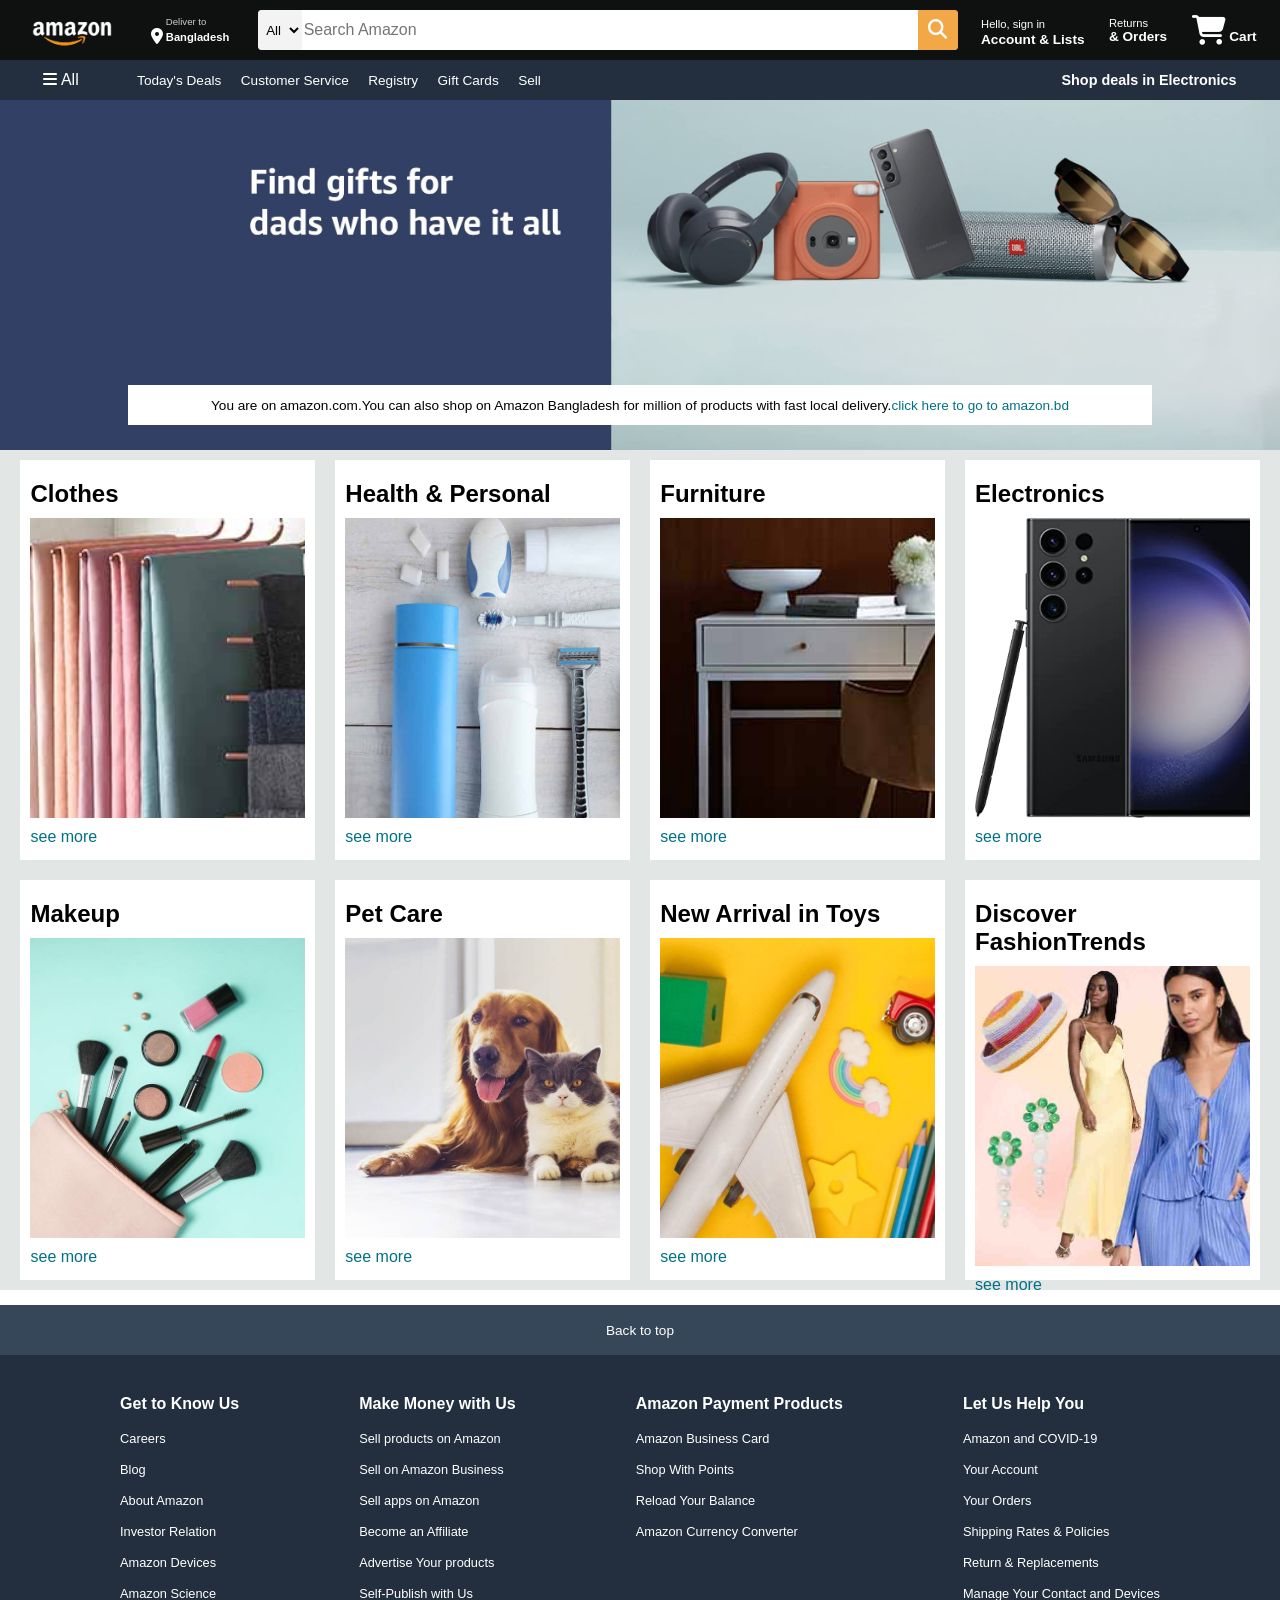
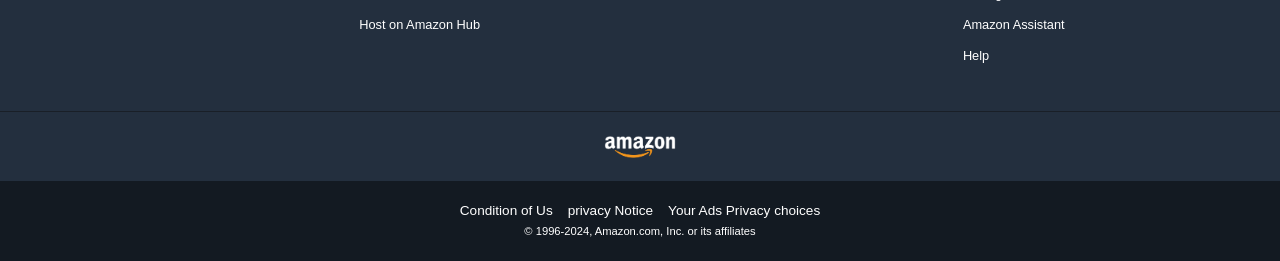
<file: Amazon Clone/index.html>
<!DOCTYPE html>
<html lang="en">
  <head>
    <meta charset="UTF-8" />
    <meta name="viewport" content="width=device-width, initial-scale=1.0" />
    <title>Amazon-clone</title>
    <link rel="stylesheet" href="style.css" />
    <link
      rel="stylesheet"
      href="https://cdnjs.cloudflare.com/ajax/libs/font-awesome/6.6.0/css/all.min.css"
      integrity="sha512-Kc323vGBEqzTmouAECnVceyQqyqdsSiqLQISBL29aUW4U/M7pSPA/gEUZQqv1cwx4OnYxTxve5UMg5GT6L4JJg=="
      crossorigin="anonymous"
      referrerpolicy="no-referrer"
    />
  </head>
  <body>
    <header>
      <!-- top bar -->

      <!-- box-1 -->
      <nav class="topbar">
        <div class="top-logo border">
          <div class="logo"></div>
        </div>

        <!-- box-02 -->
        <div class="top-address border">
          <p class="add-first">Deliver to</p>
          <div class="add-icon">
            <i class="fa-solid fa-location-dot"></i>
            <p class="add-second"><strong>Bangladesh</strong></p>
          </div>
        </div>

        <!-- box-03 -->

        <div class="top-search">
          <select class="search-select">
            <option>All</option>
          </select>
          <input placeholder="Search Amazon" class="search-input" />
          <div class="search-icon">
            <i class="fa-solid fa-magnifying-glass"></i>
          </div>
        </div>

        <!-- box-04 -->

        <div class="top-signin border">
          <p><span>Hello, sign in</span></p>
          <p class="top-second">Account & Lists</p>
        </div>

        <!-- box-05 -->

        <div class="top-return border">
          <p><span>Returns</span></p>
          <p class="top-second">& Orders</p>
        </div>

        <!-- box-06 -->

        <div class="top-cart border">
          <i class="fa-solid fa-cart-shopping"></i> Cart
        </div>
      </nav>

      <!-- nav bar -->

      <nav class="nav-bar">
        <div class="nav-all"><i class="fa-solid fa-bars"></i> All</div>
        <div class="nav-bar-option">
          <p>Today's Deals</p>
          <p>Customer Service</p>
          <p>Registry</p>
          <p>Gift Cards</p>
          <p>Sell</p>
        </div>
        <div class="nav-bar-deals">Shop deals in Electronics</div>
      </nav>
    </header>

    <!-- hero-section -->
    <section class="hero-section">
      <div class="hero-message">
        You are on amazon.com.You can also shop on Amazon Bangladesh for million
        of products with fast local delivery.
        <a href="#">click here to go to amazon.bd</a>
      </div>
    </section>

    <!-- shop-section -->
    <section class="shop-section">
      <div class="box">
        <div class="box-content">
          <h2>Clothes</h2>
          <div
            class="box-img"
            style="background-image: url('./images/box1_image.jpg')"
          ></div>
          <p>see more</p>
        </div>
      </div>

      <div class="box">
        <div class="box-content">
          <h2>Health & Personal</h2>
          <div
            class="box-img"
            style="background-image: url('./images/box2_image.jpg')"
          ></div>
          <p>see more</p>
        </div>
      </div>

      <div class="box">
        <div class="box-content">
          <h2>Furniture</h2>
          <div
            class="box-img"
            style="background-image: url('./images/box3_image.jpg')"
          ></div>
          <p>see more</p>
        </div>
      </div>

      <div class="box">
        <div class="box-content">
          <h2>Electronics</h2>
          <div
            class="box-img"
            style="background-image: url('./images/box4_image.jpg')"
          ></div>
          <p>see more</p>
        </div>
      </div>

      <div class="box">
        <div class="box-content">
          <h2>Makeup</h2>
          <div
            class="box-img"
            style="background-image: url('./images/box5_image.jpg')"
          ></div>
          <p>see more</p>
        </div>
      </div>

      <div class="box">
        <div class="box-content">
          <h2>Pet Care</h2>
          <div
            class="box-img"
            style="background-image: url('./images/box6_image.jpg')"
          ></div>
          <p>see more</p>
        </div>
      </div>

      <div class="box">
        <div class="box-content">
          <h2>New Arrival in Toys</h2>
          <div
            class="box-img"
            style="background-image: url('./images/box7_image.jpg')"
          ></div>
          <p>see more</p>
        </div>
      </div>

      <div class="box">
        <div class="box-content">
          <h2>Discover FashionTrends</h2>
          <div
            class="box-img"
            style="background-image: url('./images/box8_image.jpg')"
          ></div>
          <p>see more</p>
        </div>
      </div>
    </section>

    <!-- footer section -->

    <footer>
      <!-- footer panel one -->
      <div class="foot-panel-one">
        <p>Back to top</p>
      </div>

      <!-- footer panel two -->
      <div class="foot-panel-two">
        <div class="foot-info">
          <h4>Get to Know Us</h4>
          <ul>
            <li><a href="#">Careers</a></li>
            <li><a href="#">Blog</a></li>
            <li><a href="#">About Amazon</a></li>
            <li><a href="#">Investor Relation</a></li>
            <li><a href="#">Amazon Devices</a></li>
            <li><a href="#">Amazon Science</a></li>
          </ul>
        </div>

        <div class="foot-info">
          <h4>Make Money with Us</h4>
          <ul>
            <li><a href="#">Sell products on Amazon</a></li>
            <li><a href="#">Sell on Amazon Business</a></li>
            <li><a href="#">Sell apps on Amazon</a></li>
            <li><a href="#">Become an Affiliate</a></li>
            <li><a href="#">Advertise Your products</a></li>
            <li><a href="#">Self-Publish with Us</a></li>
            <li><a href="#">Host on Amazon Hub</a></li>
          </ul>
        </div>

        <div class="foot-info">
          <h4>Amazon Payment Products</h4>
          <ul>
            <li><a href="#">Amazon Business Card</a></li>
            <li><a href="#">Shop With Points</a></li>
            <li><a href="#">Reload Your Balance</a></li>
            <li><a href="#">Amazon Currency Converter</a></li>
          </ul>
        </div>

        <div class="foot-info">
          <h4>Let Us Help You</h4>
          <ul>
            <li><a href="#">Amazon and COVID-19</a></li>
            <li><a href="#">Your Account</a></li>
            <li><a href="#">Your Orders</a></li>
            <li><a href="#">Shipping Rates & Policies</a></li>
            <li><a href="#">Return & Replacements</a></li>
            <li><a href="#">Manage Your Contact and Devices</a></li>
            <li><a href="#">Amazon Assistant</a></li>
            <li><a href="#">Help</a></li>
          </ul>
        </div>
      </div>

      <!-- footer panel three -->
      <div class="foot-panel-three">
        <div class="footer-logo">
          <img src="./images/amazon_logo.png" alt="amazon logo" />
        </div>
      </div>

      <!-- foot panel four -->
      <div class="foot-panel-four">
        <div class="option-pages">
          <a href="#">Condition of Us</a>
          <a href="#">privacy Notice</a>
          <a href="#">Your Ads Privacy choices</a>
        </div>

        <div class="copy-right">
          © 1996-2024, Amazon.com, Inc. or its affiliates
        </div>
      </div>
    </footer>
  </body>
</html>
</file>
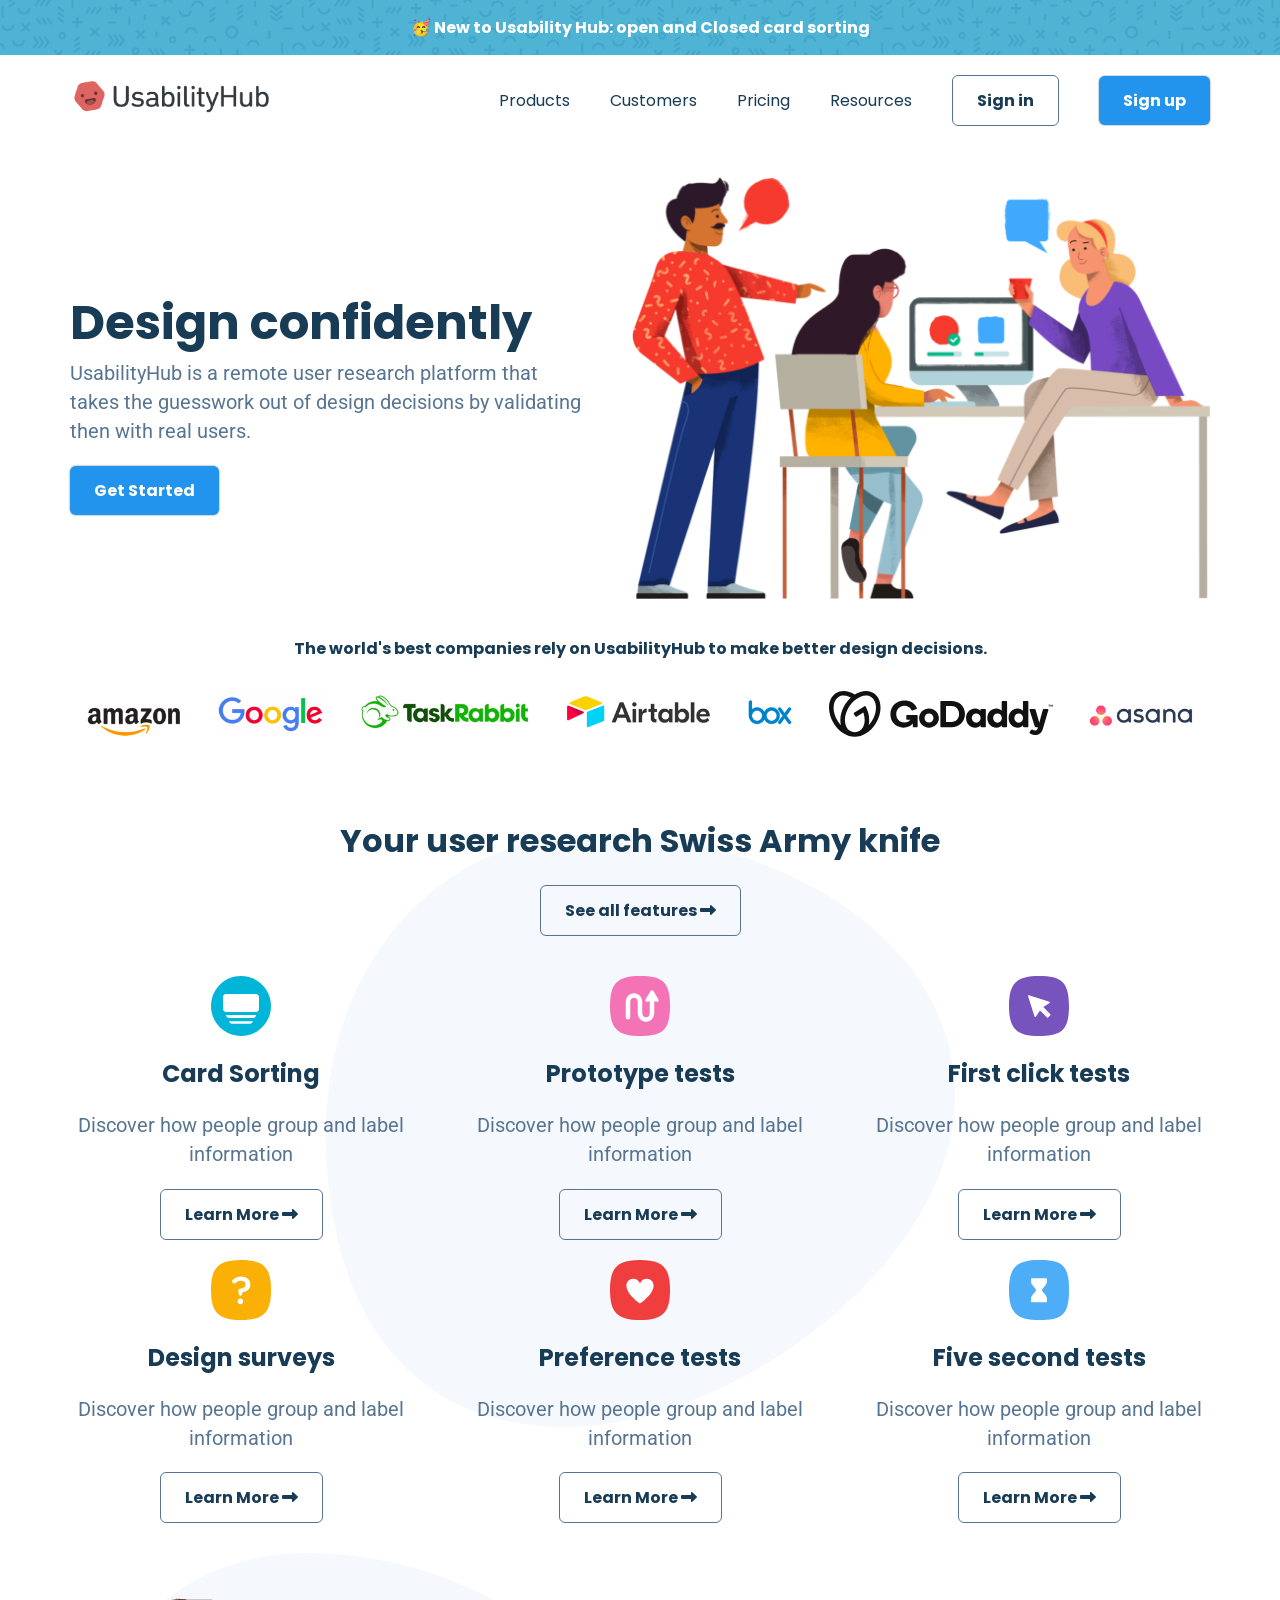
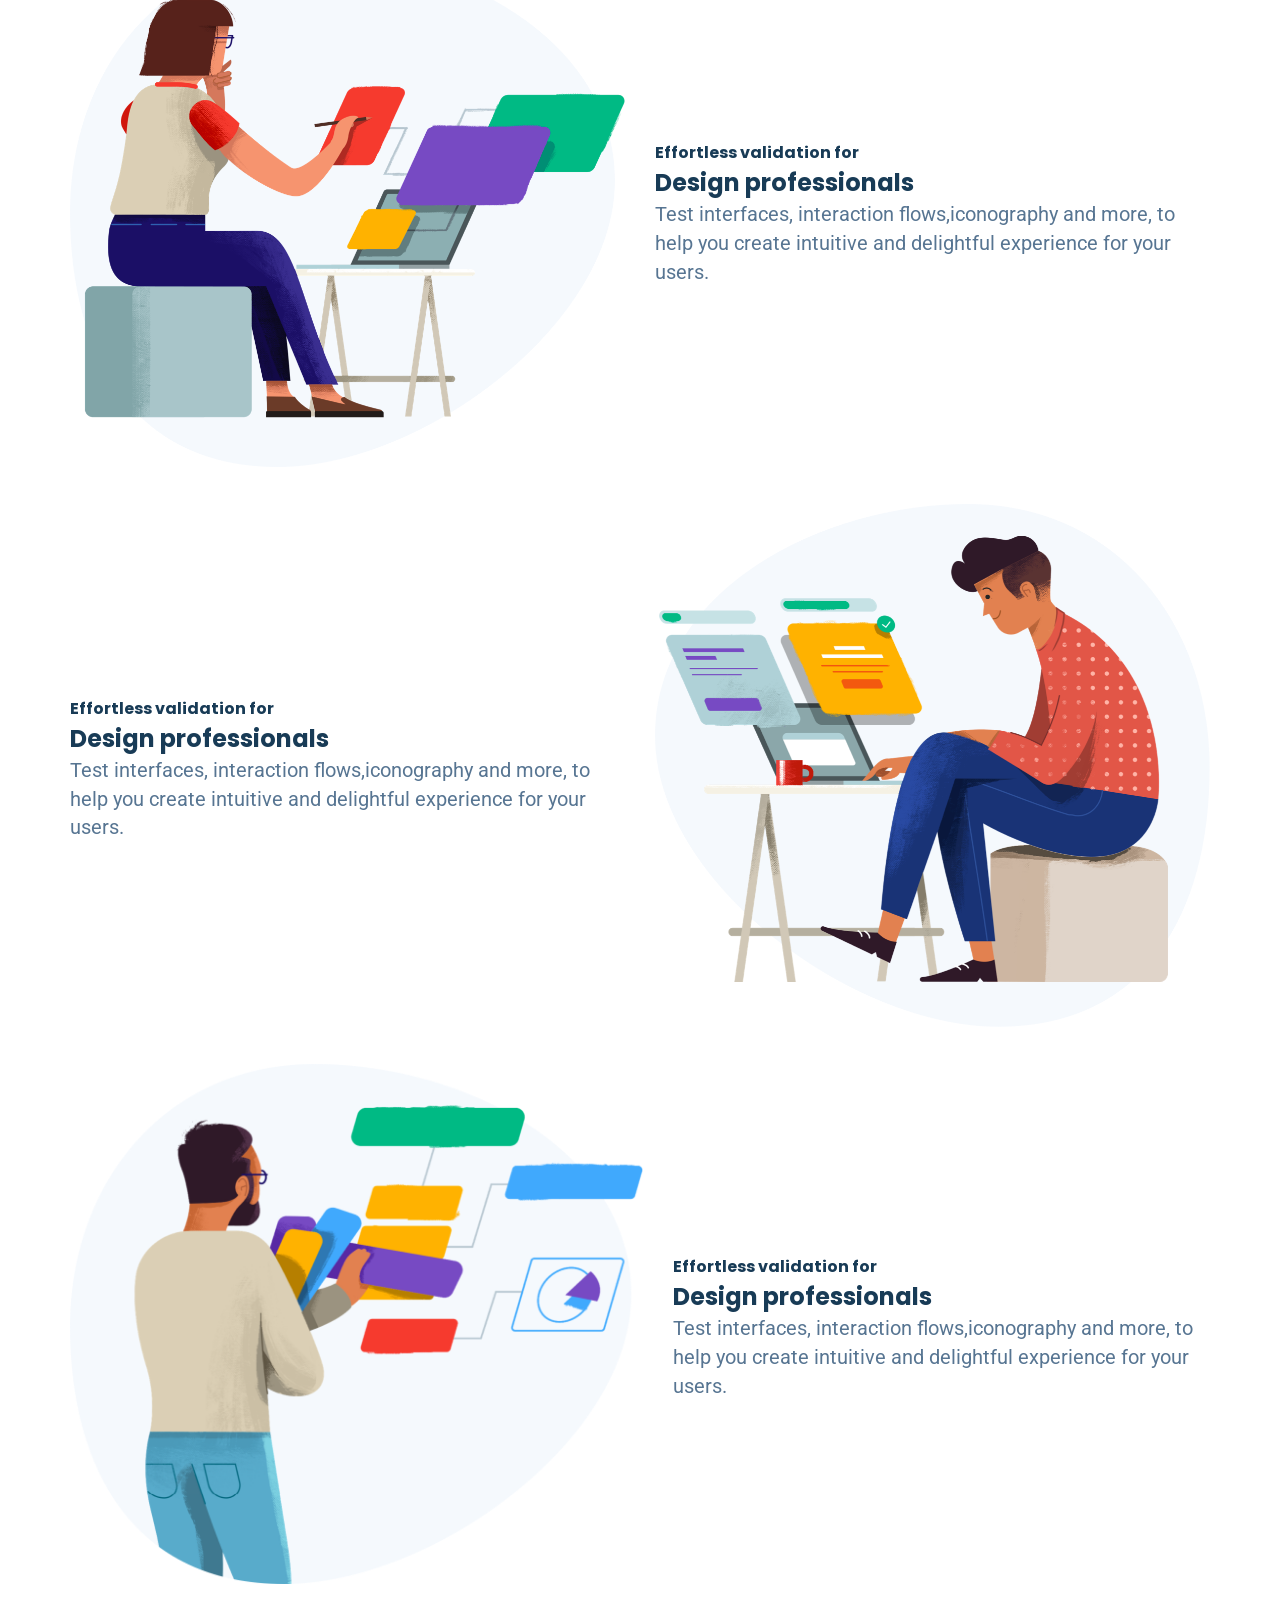
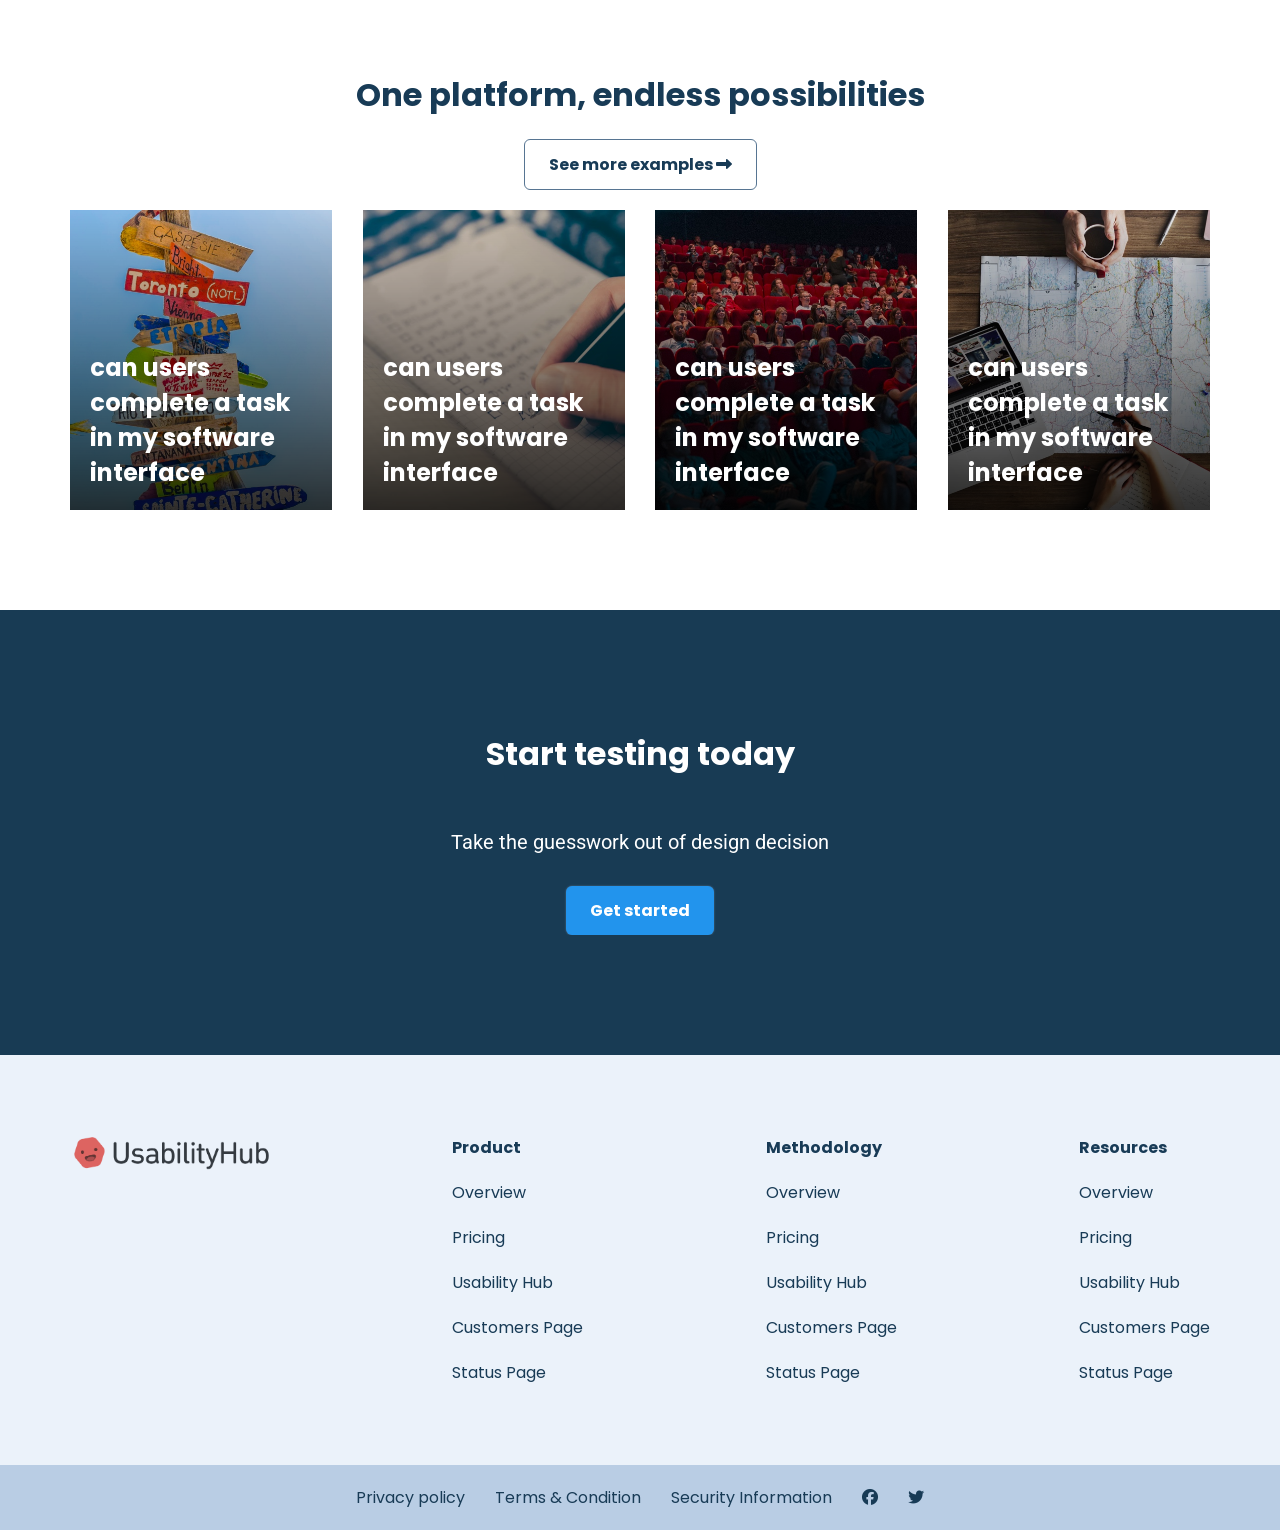
<file: usabilityhub-clone/index.html>
<!DOCTYPE html>
<html lang="en">

<head>
  <meta charset="UTF-8" />
  <meta name="viewport" content="width=device-width, initial-scale=1.0" />
  <title>Clone-Website</title>
  <link rel="stylesheet" href="style.css"/>
  <link rel="stylesheet" href="media-queries.css">
  <link rel="stylesheet" href="https://cdnjs.cloudflare.com/ajax/libs/font-awesome/6.6.0/css/all.min.css" integrity="sha512-Kc323vGBEqzTmouAECnVceyQqyqdsSiqLQISBL29aUW4U/M7pSPA/gEUZQqv1cwx4OnYxTxve5UMg5GT6L4JJg==" crossorigin="anonymous" referrerpolicy="no-referrer" />
</head>

<body>
  <!-- top banner -->
  <div class="top-banner">
    <div class="container">
      <div class="small-bold-text banner-text">
        🥳 New to Usability Hub: open and Closed card sorting
      </div>
    </div>
  </div>

  <!-- nav bar -->
  <nav>
    <div class="container main-nav flex">
      <a href="#" class="company-logo">
        <img src="./images/asset 1.png" alt="company logo" />
      </a>
      <div class="nav-links" id="nav-links">
        <ul class="flex">
          <li><a href="#" class="hover-link">Products</a></li>
          <li><a href="#" class="hover-link">Customers</a></li>
          <li><a href="#" class="hover-link">Pricing</a></li>
          <li><a href="#" class="hover-link">Resources</a></li>
          <li><a href="#" class="hover-link secondary-button">Sign in</a></li>
          <li><a href="#" class="hover-link primary-button">Sign up</a></li>
        </ul>
      </div>
      <a href="#" class="nav-toggle hover-link" id="nav-toggle">
        <i class="fa-solid fa-bars"></i>
      </a>
    </div>
  </nav>

  <!-- header section -->

  <header>
    <div class="container header-section flex">
      <div class="header-left">
        <h1>Design confidently</h1>
        <p>
          UsabilityHub is a remote user research platform that takes the
          guesswork out of design decisions by validating then with real
          users.
        </p>
        <a href="#" class="primary-button get-started-btn">Get Started</a>
      </div>
      <div class="header-right">
        <img src="./images/asset 2.png" alt="hero images">
      </div>
    </div>
  </header>

  <!-- Company section -->

  <section class="companies-section">
    <div class="container">
      <div class="small-bold-text companies-header">
        The world's best companies rely on UsabilityHub to make better design decisions.</div>
      <div class="logos flex">
        <img class="logo" src="./images/asset 3.png" alt="">
        <img class="logo" src="./images/asset 4.png" alt="">
        <img class="logo" src="./images/asset 5.png" alt="">
        <img class="logo" src="./images/asset 6.png" alt="">
        <img class="logo" src="./images/asset 7.png" alt="">
        <img class="logo" src="./images/asset 8.svg" alt="">
        <img class="logo" src="./images/asset 9.png" alt="">
      </div>
    </div>
    </div>
  </section>

  <!-- features section -->

  <section class="features-section">
    <div class="container">
      <div class="features-header">
        <h2 class="features-heading-text">Your user research Swiss Army knife</h2>
        <a href="#" class="secondary-button ">See all features <i class="fa-solid fa-right-long"></i></a>
      </div>
      <div class="features-area flex">
        <div class="features-card flex">
          <img src="./images/asset 11.svg" alt="">
          <h3>Card Sorting</h3>
          <p>Discover how people group and label information</p>
          <a href="#" class="secondary-button ">Learn More <i class="fa-solid fa-right-long"></i></a>
        </div>
        <div class="features-card flex">
          <img src="./images/asset 13.svg" alt="">
          <h3>Prototype tests</h3>
          <p>Discover how people group and label information</p>
          <a href="#" class="secondary-button ">Learn More <i class="fa-solid fa-right-long"></i></a>
        </div>
        <div class="features-card flex">
          <img src="./images/asset 14.svg" alt="">
          <h3>First click tests</h3>
          <p>Discover how people group and label information</p>
          <a href="#" class="secondary-button ">Learn More <i class="fa-solid fa-right-long"></i></a>
        </div>
        <div class="features-card flex">
          <img src="./images/asset 15.svg" alt="">
          <h3>Design surveys</h3>
          <p>Discover how people group and label information</p>
          <a href="#" class="secondary-button ">Learn More <i class="fa-solid fa-right-long"></i></a>
        </div>
        <div class="features-card flex">
          <img src="./images/asset 16.svg" alt="">
          <h3>Preference tests</h3>
          <p>Discover how people group and label information</p>
          <a href="#" class="secondary-button ">Learn More <i class="fa-solid fa-right-long"></i></a>
        </div>
        <div class="features-card flex">
          <img src="./images/asset 17.svg" alt="">
          <h3>Five second tests</h3>
          <p>Discover how people group and label information</p>
          <a href="#" class="secondary-button ">Learn More <i class="fa-solid fa-right-long"></i></a>
        </div>

      </div>
    </div>
  </section>

  <!-- big-features section -->

  <section class="big-feature-section">
    <div class="container flex big-feature-container">
      <div class="feature-img">
        <img src="./images/asset 18.png" alt="">
      </div>
      <div class="feature-description flex">
        <h4>Effortless validation for</h4>
        <h3>Design professionals</h3>
        <p>Test interfaces, interaction flows,iconography and more, to help you create intuitive and delightful
          experience for your users.</p>
      </div>
    </div>
  </section>
  <section class="big-feature-section">
    <div class="container flex big-feature-container" id="second-big-feature">
      <div class="feature-img">
        <img src="./images/asset 21.png" alt="">
      </div>
      <div class="feature-description flex">
        <h4>Effortless validation for</h4>
        <h3>Design professionals</h3>
        <p>Test interfaces, interaction flows,iconography and more, to help you create intuitive and delightful
          experience for your users.</p>
      </div>
    </div>
  </section>
  <section class="big-feature-section">
    <div class="container flex big-feature-container">
      <div class="feature-img">
        <img src="./images/asset 24.png" alt="">
      </div>
      <div class="feature-description flex">
        <h4>Effortless validation for</h4>
        <h3>Design professionals</h3>
        <p>Test interfaces, interaction flows,iconography and more, to help you create intuitive and delightful
          experience for your users.</p>
      </div>
    </div>
  </section>

  <!--examples section  -->

  <section class="examples-section">
    <div class="container">
      <div class="examples-header flex">
        <h2 class="examples-heading-text">One platform, endless possibilities</h2>
        <a href="#" class="secondary-button ">See more examples <i class="fa-solid fa-right-long"></i></a>
      </div>
      <div class="examples-area flex">
        <a href="#" class="examples-card">
          <h3 class="card-text">can users complete a task in my software interface</h3>
        </a>
        <a href="#" class="examples-card">
          <h3 class="card-text">can users complete a task in my software interface</h3>
        </a>
        <a href="#" class="examples-card">
          <h3 class="card-text">can users complete a task in my software interface</h3>
        </a>
        <a href="#" class="examples-card">
          <h3 class="card-text">can users complete a task in my software interface</h3>
        </a>
      </div>
    </div>
  </section>

  <!-- cta section -->

  <section class="cta-section">
    <div class="container flex cta-section-container">
      <h2>Start testing today</h2>
      <p>Take the guesswork out of design decision</p>
      <a href="#" class="primary-button">Get started</a>
    </div>
  </section>

  <!-- footer -->

  <footer>
    <div class="container flex footer-container">
      <a href="#" class="company-logo">
        <img src="./images/asset 1.png" alt="company logo">
      </a>
      <div class="link-column flex">
        <h4>Product</h4>
        <a href="#" class="hover-link">Overview</a>
        <a href="#" class="hover-link">Pricing</a>
        <a href="#" class="hover-link">Usability Hub</a>
        <a href="#" class="hover-link">Customers Page</a>
        <a href="#" class="hover-link">Status Page</a>
      </div>
      <div class="link-column flex">
        <h4>Methodology</h4>
        <a href="#" class="hover-link">Overview</a>
        <a href="#" class="hover-link">Pricing</a>
        <a href="#" class="hover-link">Usability Hub</a>
        <a href="#" class="hover-link">Customers Page</a>
        <a href="#" class="hover-link">Status Page</a>
      </div>
      <div class="link-column flex">
        <h4>Resources</h4>
        <a href="#" class="hover-link">Overview</a>
        <a href="#" class="hover-link">Pricing</a>
        <a href="#" class="hover-link">Usability Hub</a>
        <a href="#" class="hover-link">Customers Page</a>
        <a href="#" class="hover-link">Status Page</a>
      </div>
    </div>
  </footer>

  <!-- sub footer -->

  <div class="sub-footer">
    <div class="container flex subfooter-container">
      <a href="#" class="hover-link">Privacy policy</a>
      <a href="#" class="hover-link">Terms & Condition</a>
      <a href="#" class="hover-link">Security Information</a>      
      <a href="#" class="hover-link"><i class="fa-brands fa-facebook"></i></a>      
      <a href="#" class="hover-link"><i class="fa-brands fa-twitter"></i></a>      

    </div>
  </div>

  <!--js code for active menu bar  -->

  <script>
        const toggleButton = document.getElementById('nav-toggle');
        const navLinks = document.getElementById('nav-links');

        toggleButton.addEventListener('click', () => {
            navLinks.classList.toggle('active');
        })

    </script>
</body>

</html>
</file>
<file: Amazon Clone/style.css>
/* resets */
*{
    margin: 0;
    font-family: Arial;
    box-sizing: border-box;
}

/* utility classes */

.border{
    border: 1.5px solid transparent;
}

/* header section */

/*topbar */

.topbar{
    height: 60px;
    background-color: #0f1111;
    color: white;
    display: flex;
    align-items: center;
    justify-content: space-evenly;
}

.top-logo{
    height: 50px;
    width: 100px;
}

.logo{
    background-image: url("./images/amazon_logo.png");
    height: 50px;
    width: 100%;
    background-size: cover;
}

.border:hover{
    border: 1.5px solid white;
}

/* box-02 */
.top-address{
    margin-inline: 5px;
}
.add-icon{
    display: flex;
    align-items: center;
}

.add-first{
    color: #cccccc;
    font-size: 0.6rem;
    margin-left: 15px;
}

.add-second{
    margin-left: 3px;
}

.add-second strong{
    font-size: 0.7rem;
}

/* box-03 */
.top-search{
    display: flex;
    justify-content: space-evenly;
    background-color: #F3A847;
    width: 700px;
    height: 40px;
    border-radius: 4px;
}

.top-search:hover{
    border: 2px solid #F3A847;
}

.search-select{
    background-color: #f3f3f3;
    width: 50px;
    text-align: center;
    border-top-left-radius: 4px;
    border-bottom-left-radius: 4px;
    border: none;
}

.search-input{
    width:100%;
    border: none;
    font-size: 1rem;
}

.search-icon{
    width: 45px;
    display: flex;
    justify-content: center;
    align-items: center;
    background-color: #F3A847;
    border-top-right-radius: 4px;
    border-bottom-right-radius: 4px;
    font-size: 1.2rem;
}

/* box-04 */

.top-signin span{
    font-size: 0.7rem;
}

.top-second{
    font-size: 0.85rem;
    font-weight: 700;
}

/* box-05 */

.top-return{
    font-size: 0.7rem;
}

/* box-06 */

.top-cart{
    font-size: 0.85rem;
    font-weight: 700;
}
.top-cart i{
    font-size: 30px;
}

/* nav-bar */

.nav-bar{
    height: 40px;
    display: flex;
    align-items: center;
    justify-content: space-evenly;
    background-color: #232F3E;
    color: white;
}

.nav-bar-option p{
    display: inline;
    margin-left: 15px;
    font-size: 0.85rem;
}

.nav-bar-option{
    width: 70%;
}
.nav-bar-deals{
    font-size: 0.9rem;
    font-weight: 700;
}

/* hero section */

.hero-section{
    background-image: url("./images/hero_image.jpg");
    height: 350px;
    background-size: cover;
    display: flex;
    justify-content: center;
    align-items: flex-end;
}

.hero-message{
    width: 80%;
    background-color: white;
    color: black;
    height: 40px;
    display: flex;
    justify-content: center;
    align-items: center;
    font-size: 0.85rem;
    margin-bottom: 25px;
}
.hero-message a{
    text-decoration: none;
    color: #007185;
}

/* shop section */

.shop-section{
    display: flex;
    flex-wrap: wrap;
    justify-content: space-evenly;
    background-color: #e2e7e6;
    padding-bottom: 10px;
    row-gap:10px;
}

.box{
    height: 400px;
    width: 23%;
    background-color: white;
    margin-top: 10px;
    padding: 20px 0px 15px;
}

.box-content{
    margin-inline: 10px;
}

.box-img{
    height: 300px;
    background-size: cover;
    margin-block: 10px;
}

.box-content p{
    color: #007185 ;
}

/* footer */

footer{
    margin-top: 15px;
}
.foot-panel-one {
    background-color: #37475a;
    color: white;
    height: 50px;
    margin: 0;
    display: flex;
    justify-content: center;
    align-items: center;
    font-size: 0.85rem;
}
.foot-panel-one:hover{
    background-color: #687b92;
    transition: 0.2s ease-in-out;
}
/* foot panel two */

.foot-panel-two{
    background-color: #232F3E;
    color: white;
    display: flex;
    justify-content: space-evenly;
    /* height: 300px; */
    padding-top: 40px;
    padding-bottom: 40px;
}

.foot-info ul{
    list-style-type: none;
    padding: 0;
    margin-top: 10px;
    line-height: 30px;
}

.foot-info ul li a{
    margin-top: 10px;
    text-decoration: none;
    color: white;
    font-size: 0.8rem;
}

/* footer panel three */

.footer-logo{
    background-color: #232F3E;
    height: 70px;
    width: 100%;
    background-size: cover;
    border-top: 0.5px solid #191f27;
    display: flex;
    justify-content: center;
    align-items: center;
}
.footer-logo img{
    height: 50px;
}

/* foot-panel four */

.foot-panel-four{
    background-color: #131A22;
    height: 100%;
    color: white;
    text-align: center;
    line-height: 20px;
    padding-block: 20px;
}

.foot-panel-four a{
    text-decoration: none;
    color: white;
    font-size: 0.85rem;
}

.option-pages{
    display: flex;
    justify-content: center;
    align-items: center;
    gap: 15px;
}
.copy-right{
    font-size: 0.7rem;
}
</file>
<file: usabilityhub-clone/style.css>
@import url("https://fonts.googleapis.com/css2?family=Poppins:wght@400;500&family=Roboto:wght@400;700&display=swap");

/* resets */
* {
  margin: 0;
  padding: 0;
  box-sizing: border-box;
}

:root {
  --primary-text-color: #183b56;
  --secondary-text-color: #577592;
  --accent-color: #2294ed;
  --accent-color-dark: #1d69a3;
  --padding-inline-section: 20px;
}

body {
  font-family: "Poppins", "san-serif";
  color: var(--primary-text-color);
}

h1 {
  font-size: 3rem;
}

h2 {
  font-size: 2rem;
}

h3 {
  font-size: 1.5rem;
}

p {
  font-family: "Roboto", "san-serif";
  font-size: 1.25rem;
  color: var(--secondary-text-color);
  line-height: 1.8rem;
}

a {
  text-decoration: none;
  display: inline-block;
}

ul {
  list-style-type: none;
}

/* utility classes */

.small-bold-text {
  font-size: 1rem;
  font-weight: 700;
}

.container {
  max-width: 1180px;
  margin-inline: auto;
  padding-inline: var(--padding-inline-section);
  overflow: hidden;
}
.flex {
  display: flex;
  align-items: center;
}

.hover-link {
  color: var(--primary-text-color);
  transition: 0.2s ease-out;
}

.hover-link:hover {
  color: var(--accent-color);
}

.primary-button {
  background-color: var(--accent-color);
  font-weight: 700;
  color: white !important;
  padding: 12px 24px;
  border-radius: 6px;
  box-shadow: 0 0 2px var(--secondary-text-color);
  transition: 0.2s ease-out;
  text-align: center;
}

.primary-button:hover {
  background-color: var(--accent-color-dark);
}

.secondary-button {
  color: var(--primary-text-color) !important;
  font-weight: 700;
  padding: 12px 24px;
  border-radius: 6px;
  border: 0.5px solid var(--secondary-text-color);
  transition: 0.2s ease-out;
}

.secondary-button:hover {
  border-color: var(--accent-color);
  color: var(--accent-color) !important;
}

/* top banner */

.top-banner {
  background-image: url(./images/asset\ 30.png);
  background-color: #4fb3d4;
  background-size: 300px;
  background-repeat: repeat;
}

.banner-text {
  color: white;
  padding: 15px 30px;
  text-align: center;
}

/* nav bar */

.main-nav {
  justify-content: space-between;
  margin-top: 20px;
  position: relative;
}

.company-logo img {
  width: 200px;
}

.nav-links {
  flex-basis: 730px;
}

.nav-links ul {
  justify-content: flex-end;
  gap: 40px;
}

.nav-toggle{
  display: none;
}

/* header section */

header {
  padding: 50px var(--padding-inline-section) 0;
}

.header-section {
  justify-content: center;
  gap: 50px;
}

.header-left {
  max-width: 40vw;
}

.header-left h1 {
  margin-top: 20px;
}

.header-right img {
  width: 100%;
}

.get-started-btn {
  margin-top: 20px;
}

/* companies section */

.companies-header {
  color: var(--primary-text-color);
  margin-block: 30px;
  text-align: center;
}

.logos {
  justify-content: space-evenly;
  flex-wrap: wrap;
  gap: 20px;
}

.logo {
  height: 46px;
}

/* features section */

.features-section {
  padding: 80px var(--padding-inline-section) 0;
  background-image: url(./images/asset\ 32.svg);
  background-repeat: no-repeat;
  background-position: center;
}

.features-header {
  text-align: center;
  margin-bottom: 40px;
}

.features-heading-text {
  margin-bottom: 20px;
}

.features-area {
  flex-wrap: wrap;
  justify-content: space-between;
  gap: 20px;
  margin-top: 20px;
}

.features-card {
  flex-direction: column;
  gap: 20px;
  max-width: 30%;
  text-align: center;
}

.features-card img {
  width: 60px;
}

/* big feature section */

.big-feature-section {
  padding: 30px var(--padding-inline-section) 0;
}

.big-feature-container {
  gap: 30px;
}

#second-big-feature{
  flex-direction: row-reverse;
}

.feature-img img {
  width: 100%;
}

.feature-description {
  flex-direction: column;
  align-items: flex-start;
}

/* examples section */

.examples-section{
  padding: 80px var(--padding-inline-section);
}

.examples-header {
  flex-direction: column;
  gap: 20px;
  text-align: center;
}

.examples-area {
  justify-content: space-between;
  margin-block: 20px;
  flex-wrap: wrap;
}

.examples-card {
  width: 23%;
  position: relative;
  height: 300px;
  background: black;
  background: linear-gradient(rgb(0, 0, 0, 0.1), rgb(0, 0, 0, 0.8)),
    url(./images/asset\ 35.jpeg);
  background-size: cover;
  transition: 0.2s ease-out;
}

.examples-card:hover {
  box-shadow: 0 0 10px #888;
}

.examples-card:nth-child(2) {
  background: linear-gradient(rgb(0, 0, 0, 0.1), rgb(0, 0, 0, 0.8)),
    url(./images/asset\ 34.jpeg);
  background-size: cover;
}

.examples-card:nth-child(3) {
  background: linear-gradient(rgb(0, 0, 0, 0.1), rgb(0, 0, 0, 0.8)),
    url(./images/asset\ 36.jpeg);
  background-size: cover;
}

.examples-card:nth-child(4) {
  background: linear-gradient(rgb(0, 0, 0, 0.1), rgb(0, 0, 0, 0.8)),
    url(./images/asset\ 37.jpeg);
  background-size: cover;
}
.card-text {
  position: absolute;
  bottom: 20px;
  left: 20px;
  right: 20px;
  color: white;
}

/* cta section */

.cta-section-container {
  flex-direction: column;
  gap: 30px;
  color: white;
  text-align: center;
}

.cta-section {
  background-color: #183b54;
  padding: 120px var(--padding-inline-section);
}

.cta-section-container p {
  color: white;
  margin-top: 20px;
}

/* footer */

footer {
  padding-block: 80px;
  background-color: #ebf2fa;
}

.link-column {
  flex-direction: column;
  align-items: flex-start;
  gap: 20px;
}

.footer-container {
  align-items: flex-start;
  justify-content: space-between;
}

/* sub footer */
.sub-footer {
  background-color: #b9cde4;
  padding: var(--padding-inline-section);
}

.subfooter-container {
  justify-content: center;
  gap: 30px;
  flex-wrap: wrap;
}
</file>
<file: usabilityhub-clone/media-queries.css>
@media (max-width: 991px) {
  h3 {
    font-size: 1.2rem;
  }

  .nav-toggle {
    display: block;
    margin-right: 20px;
  }

  .main-nav{
    overflow: initial;
  }

  .nav-links {
    position: absolute;
    background-color: white;
    left: -100%;
    top: 100%;
    width: 100%;
    padding-block: 20px;
    transition: 0.2s ease-in-out;
  }

  .nav-links.active{
    left: 0;
  }

  .nav-links ul {
    flex-direction: column;
  }

  .examples-area {
    gap: 20px;
  }

  .examples-card {
    width: calc(50% - 10px);
    height: 200px;
  }

  .cta-section {
    padding-block: 80px;
  }
}

/* medium devices */

@media (max-width: 767px) {
  .primary-button {
    width: 100%;
  }

  .header-section {
    flex-direction: column-reverse;
  }

  .header-left {
    max-width: 100vh;
    text-align: center;
  }

  .features-card {
    min-width: calc(50% - 10px);
  }

  .big-feature-container,
  #second-big-feature {
    flex-direction: column;
  }

  .footer-container {
    flex-direction: column;
    gap: 40px;
    align-items: center;
  }

  .link-column {
    align-items: center;
  }
}

/* small devices */

@media (max-width:375px) {
  :root {
    --padding-inline-section: 10px;
  }

  h1 {
    font-size: 3rem;
  }

  h2 {
    font-size: 2rem;
  }
  
  p{
    font-size: 1rem ;
  }

  .features-card {
    min-width:100%;
  }

  .examples-card {
    width: 100%;
    height: 200px;
  }

}
</file>
